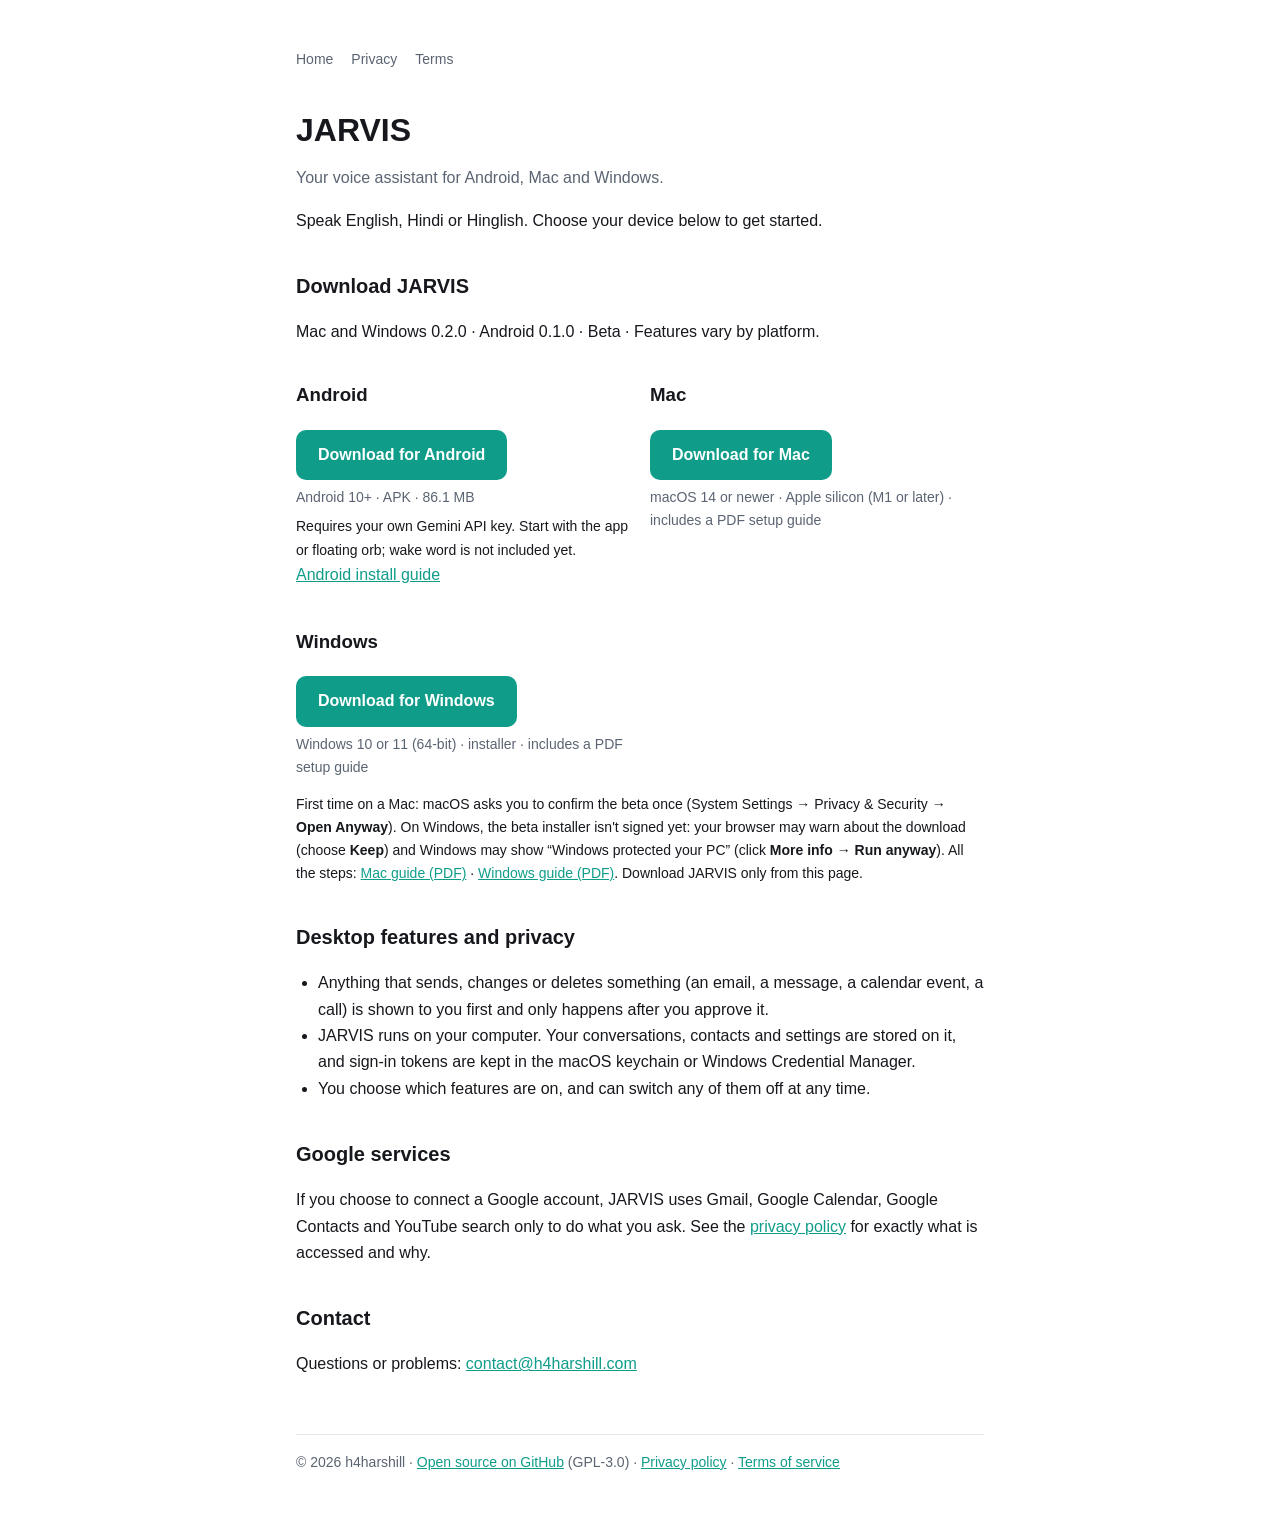
<file: index.html>
<!doctype html>
<html lang="en">
<head>
  <meta charset="utf-8">
  <meta name="viewport" content="width=device-width, initial-scale=1">
  <title>Download JARVIS for Android, Mac & Windows</title>
  <meta name="description" content="Download JARVIS for Android, Mac and Windows. Speak English, Hindi or Hinglish.">
  <link rel="stylesheet" href="style.css">
</head>
<body>
<main>
  <nav><a href="./">Home</a><a href="privacy.html">Privacy</a><a href="terms.html">Terms</a></nav>

  <h1>JARVIS</h1>
  <p class="muted">Your voice assistant for Android, Mac and Windows.</p>

  <p>Speak English, Hindi or Hinglish. Choose your device below to get started.</p>

  <h2 id="download">Download JARVIS</h2>
  <p>Mac and Windows 0.2.0 · Android 0.1.0 · Beta · Features vary by platform.</p>
  <div class="downloads" style="display:grid;grid-template-columns:repeat(auto-fit,minmax(220px,1fr));gap:20px">
    <div class="dl">
      <h3>Android</h3>
      <a class="button" href="https://github.com/h4harshill/jarvis-android/releases/download/v0.1.0/JARVIS-0.1.0-Android.apk">Download for Android</a>
      <p class="muted small">Android 10+ · APK · 86.1 MB</p>
      <p class="small">Requires your own Gemini API key. Start with the app or floating orb; wake word is not included yet.</p>
      <a href="https://github.com/h4harshill/jarvis-android/blob/main/INSTALL.md">Android install guide</a>
    </div>
    <div class="dl">
      <h3>Mac</h3>
      <a class="button" href="https://github.com/h4harshill/jarvis/releases/download/v0.2.0/JARVIS-0.2.0-Mac.zip">Download for Mac</a>
      <p class="muted small">macOS 14 or newer · Apple silicon (M1 or later) · includes a PDF setup guide</p>
    </div>
    <div class="dl">
      <h3>Windows</h3>
      <a class="button" href="https://github.com/h4harshill/jarvis/releases/download/v0.2.0/JARVIS-0.2.0-Windows.zip">Download for Windows</a>
      <p class="muted small">Windows 10 or 11 (64-bit) · installer · includes a PDF setup guide</p>
    </div>
  </div>
  <p class="small">First time on a Mac: macOS asks you to confirm the beta once (System Settings →
  Privacy &amp; Security → <b>Open Anyway</b>). On Windows, the beta installer isn't signed yet:
  your browser may warn about the download (choose <b>Keep</b>) and Windows may show “Windows
  protected your PC” (click <b>More info → Run anyway</b>). All the steps:
  <a href="setup-guide-mac.pdf">Mac guide (PDF)</a> · <a href="setup-guide-windows.pdf">Windows guide (PDF)</a>.
  Download JARVIS only from this page.</p>

  <h2>Desktop features and privacy</h2>
  <ul>
    <li>Anything that sends, changes or deletes something (an email, a message, a calendar
      event, a call) is shown to you first and only happens after you approve it.</li>
    <li>JARVIS runs on your computer. Your conversations, contacts and settings are stored on it,
      and sign-in tokens are kept in the macOS keychain or Windows Credential Manager.</li>
    <li>You choose which features are on, and can switch any of them off at any time.</li>
  </ul>

  <h2>Google services</h2>
  <p>If you choose to connect a Google account, JARVIS uses Gmail, Google Calendar, Google
  Contacts and YouTube search only to do what you ask. See the
  <a href="privacy.html">privacy policy</a> for exactly what is accessed and why.</p>

  <h2>Contact</h2>
  <p>Questions or problems: <a href="mailto:contact@h4harshill.com">contact@h4harshill.com</a></p>

  <footer>© 2026 h4harshill · <a href="https://github.com/h4harshill/jarvis-assistant">Open source on GitHub</a> (GPL-3.0) · <a href="privacy.html">Privacy policy</a> · <a href="terms.html">Terms of service</a></footer>
</main>
</body>
</html>
</file>
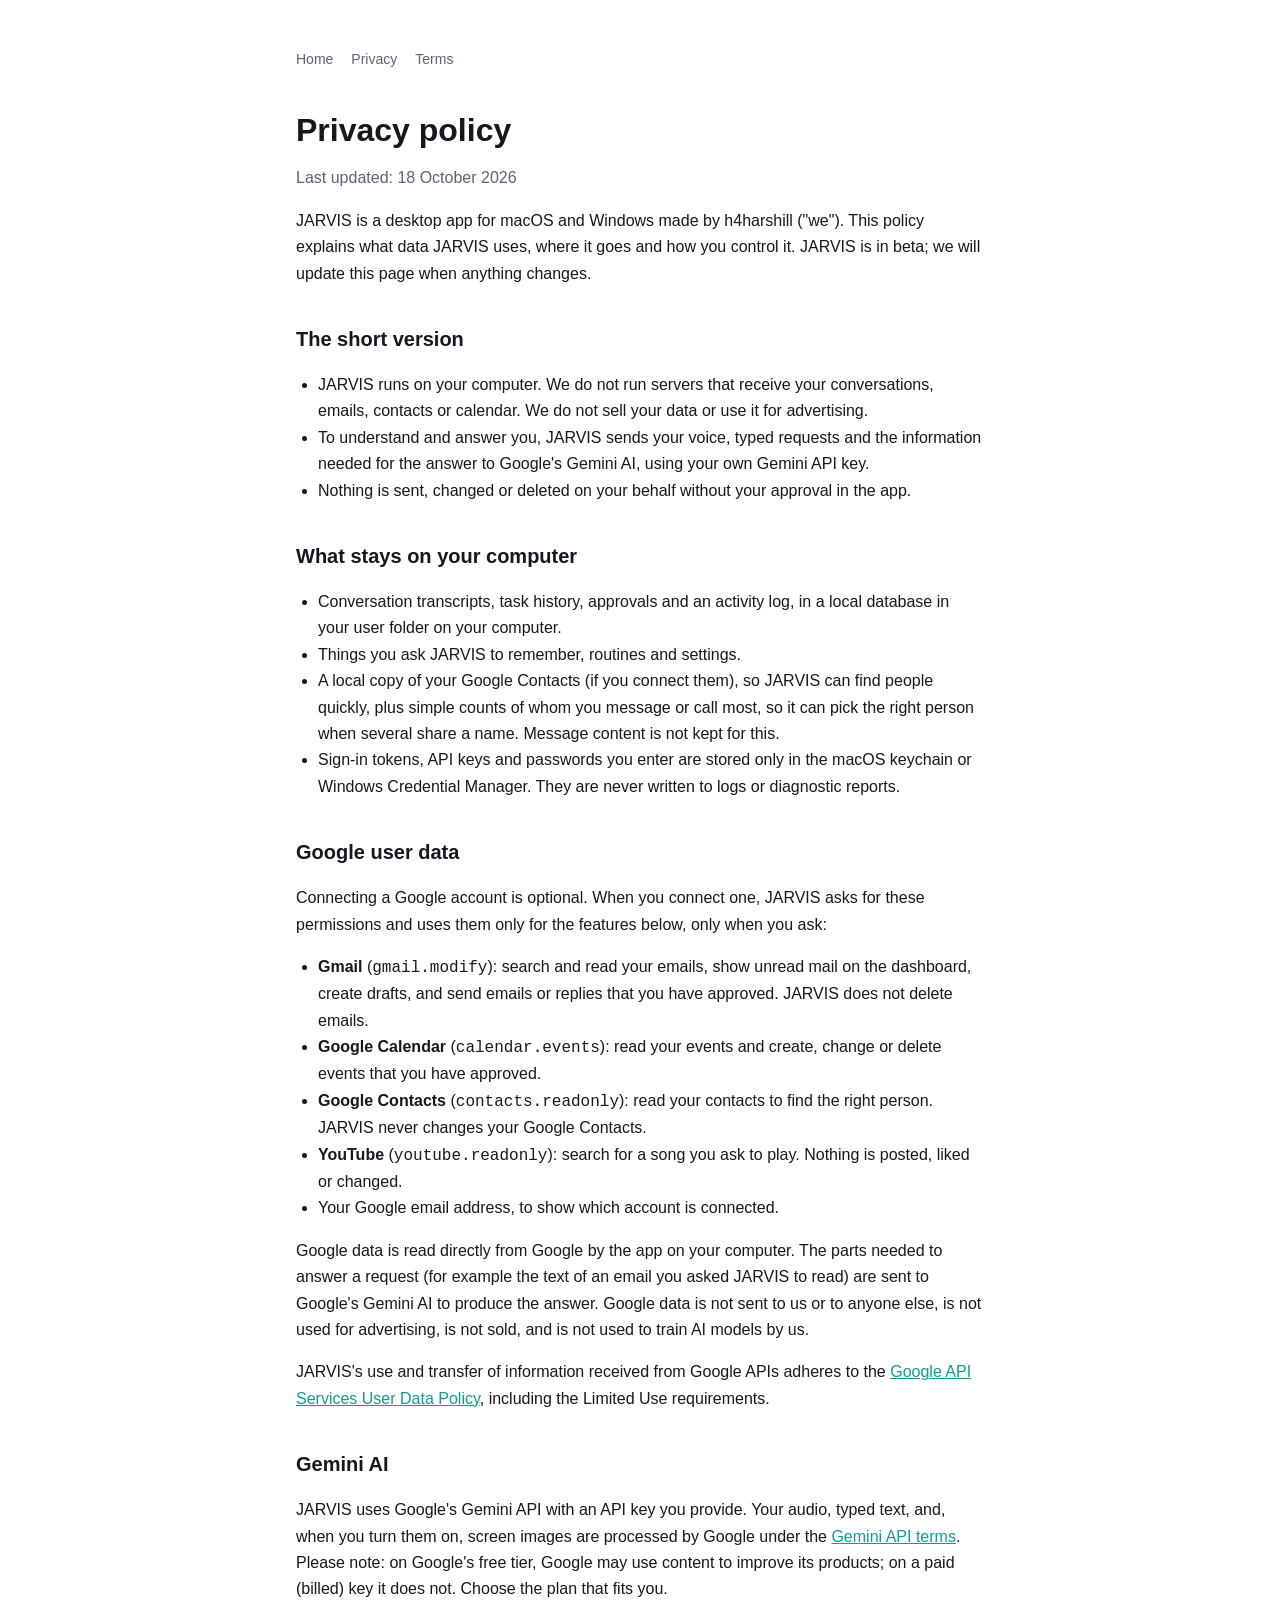
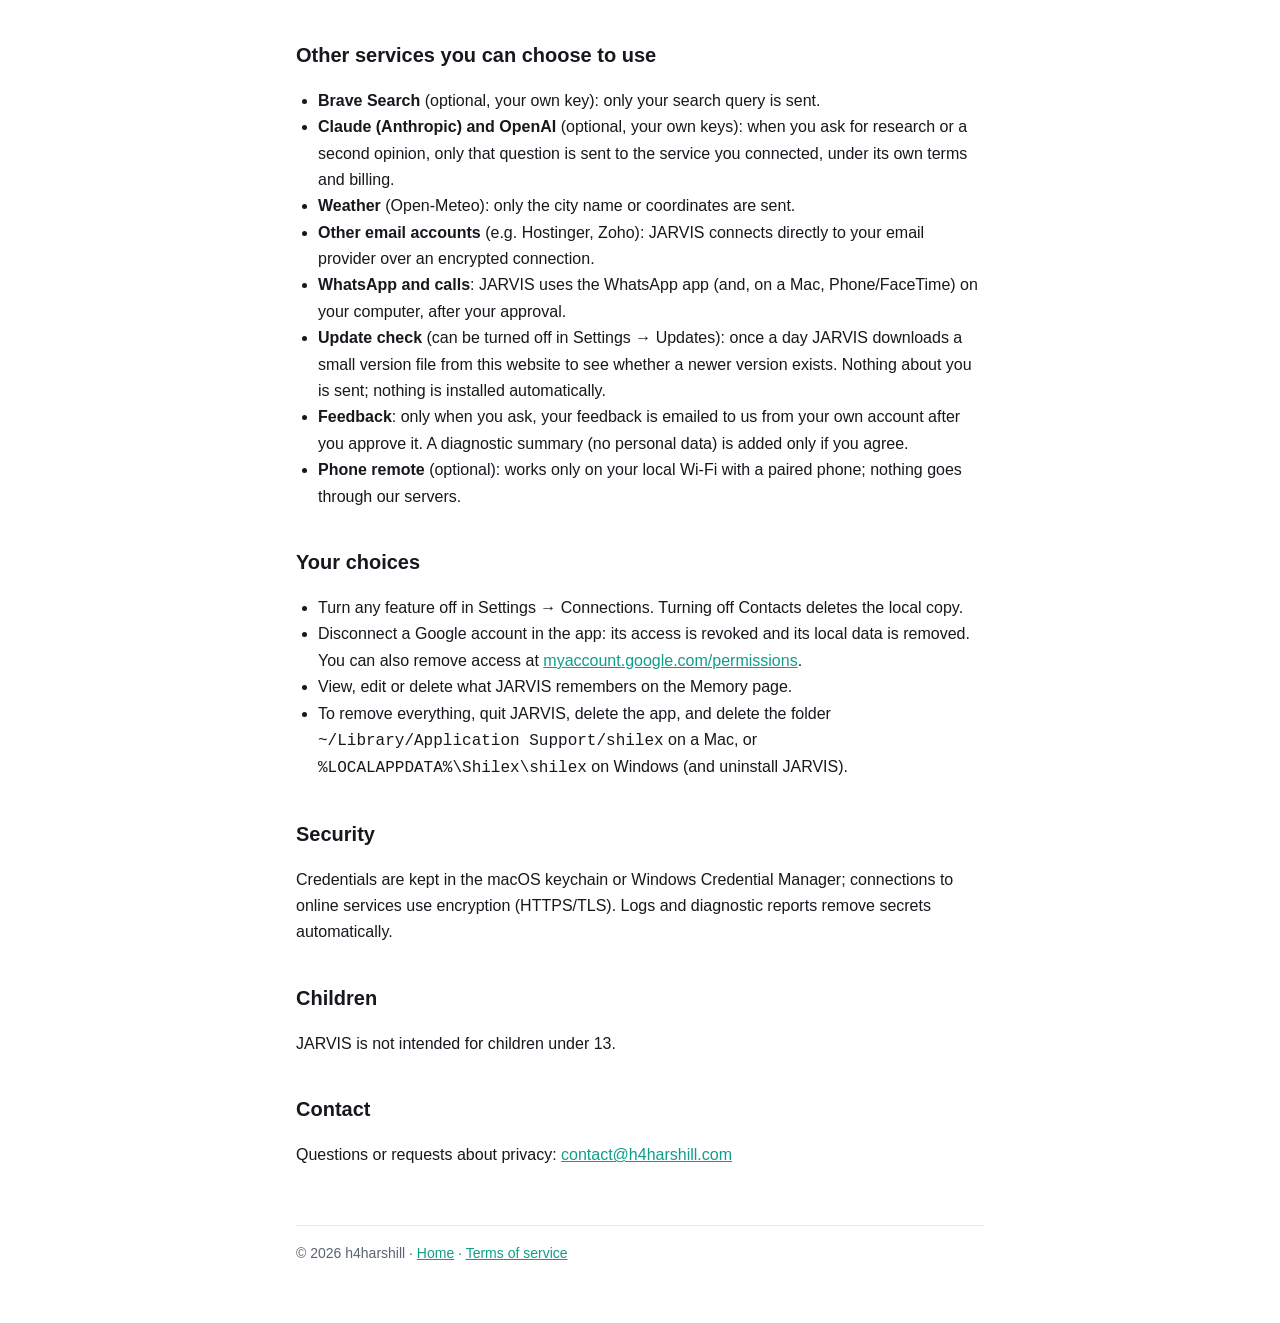
<file: privacy.html>
<!doctype html>
<html lang="en">
<head>
  <meta charset="utf-8">
  <meta name="viewport" content="width=device-width, initial-scale=1">
  <title>JARVIS — Privacy policy</title>
  <link rel="stylesheet" href="style.css">
</head>
<body>
<main>
  <nav><a href="./">Home</a><a href="privacy.html">Privacy</a><a href="terms.html">Terms</a></nav>

  <h1>Privacy policy</h1>
  <p class="muted">Last updated: 18 October 2026</p>

  <p>JARVIS is a desktop app for macOS and Windows made by h4harshill ("we"). This policy explains what
  data JARVIS uses, where it goes and how you control it. JARVIS is in beta; we will update
  this page when anything changes.</p>

  <h2>The short version</h2>
  <ul>
    <li>JARVIS runs on your computer. We do not run servers that receive your conversations, emails,
      contacts or calendar. We do not sell your data or use it for advertising.</li>
    <li>To understand and answer you, JARVIS sends your voice, typed requests and the
      information needed for the answer to Google's Gemini AI, using your own Gemini API
      key.</li>
    <li>Nothing is sent, changed or deleted on your behalf without your approval in the
      app.</li>
  </ul>

  <h2>What stays on your computer</h2>
  <ul>
    <li>Conversation transcripts, task history, approvals and an activity log, in a local
      database in your user folder on your computer.</li>
    <li>Things you ask JARVIS to remember, routines and settings.</li>
    <li>A local copy of your Google Contacts (if you connect them), so JARVIS can find people
      quickly, plus simple counts of whom you message or call most, so it can pick the right
      person when several share a name. Message content is not kept for this.</li>
    <li>Sign-in tokens, API keys and passwords you enter are stored only in the macOS
      keychain or Windows Credential Manager. They are never written to logs or diagnostic reports.</li>
  </ul>

  <h2>Google user data</h2>
  <p>Connecting a Google account is optional. When you connect one, JARVIS asks for these
  permissions and uses them only for the features below, only when you ask:</p>
  <ul>
    <li><strong>Gmail</strong> (<code>gmail.modify</code>): search and read your emails, show
      unread mail on the dashboard, create drafts, and send emails or replies that you have
      approved. JARVIS does not delete emails.</li>
    <li><strong>Google Calendar</strong> (<code>calendar.events</code>): read your events and
      create, change or delete events that you have approved.</li>
    <li><strong>Google Contacts</strong> (<code>contacts.readonly</code>): read your contacts to
      find the right person. JARVIS never changes your Google Contacts.</li>
    <li><strong>YouTube</strong> (<code>youtube.readonly</code>): search for a song you ask to
      play. Nothing is posted, liked or changed.</li>
    <li>Your Google email address, to show which account is connected.</li>
  </ul>
  <p>Google data is read directly from Google by the app on your computer. The parts needed to
  answer a request (for example the text of an email you asked JARVIS to read) are sent to
  Google's Gemini AI to produce the answer. Google data is not sent to us or to anyone else,
  is not used for advertising, is not sold, and is not used to train AI models by us.</p>
  <p>JARVIS's use and transfer of information received from Google APIs adheres to the
  <a href="https://developers.google.com/terms/api-services-user-data-policy">Google API
  Services User Data Policy</a>, including the Limited Use requirements.</p>

  <h2>Gemini AI</h2>
  <p>JARVIS uses Google's Gemini API with an API key you provide. Your audio, typed text,
  and, when you turn them on, screen images are processed by Google under the
  <a href="https://ai.google.dev/gemini-api/terms">Gemini API terms</a>. Please note: on
  Google's free tier, Google may use content to improve its products; on a paid (billed) key
  it does not. Choose the plan that fits you.</p>

  <h2>Other services you can choose to use</h2>
  <ul>
    <li><strong>Brave Search</strong> (optional, your own key): only your search query is
      sent.</li>
    <li><strong>Claude (Anthropic) and OpenAI</strong> (optional, your own keys): when you ask
      for research or a second opinion, only that question is sent to the service you
      connected, under its own terms and billing.</li>
    <li><strong>Weather</strong> (Open-Meteo): only the city name or coordinates are
      sent.</li>
    <li><strong>Other email accounts</strong> (e.g. Hostinger, Zoho): JARVIS connects directly
      to your email provider over an encrypted connection.</li>
    <li><strong>WhatsApp and calls</strong>: JARVIS uses the WhatsApp app (and, on a Mac,
      Phone/FaceTime) on your computer, after your approval.</li>
    <li><strong>Update check</strong> (can be turned off in Settings → Updates): once a day
      JARVIS downloads a small version file from this website to see whether a newer version
      exists. Nothing about you is sent; nothing is installed automatically.</li>
    <li><strong>Feedback</strong>: only when you ask, your feedback is emailed to us from your
      own account after you approve it. A diagnostic summary (no personal data) is added only
      if you agree.</li>
    <li><strong>Phone remote</strong> (optional): works only on your local Wi-Fi with a paired
      phone; nothing goes through our servers.</li>
  </ul>

  <h2>Your choices</h2>
  <ul>
    <li>Turn any feature off in Settings → Connections. Turning off Contacts deletes the local
      copy.</li>
    <li>Disconnect a Google account in the app: its access is revoked and its local data is
      removed. You can also remove access at
      <a href="https://myaccount.google.com/permissions">myaccount.google.com/permissions</a>.</li>
    <li>View, edit or delete what JARVIS remembers on the Memory page.</li>
    <li>To remove everything, quit JARVIS, delete the app, and delete the folder
      <code>~/Library/Application Support/shilex</code> on a Mac, or
      <code>%LOCALAPPDATA%\Shilex\shilex</code> on Windows (and uninstall JARVIS).</li>
  </ul>

  <h2>Security</h2>
  <p>Credentials are kept in the macOS keychain or Windows Credential Manager; connections to online services use
  encryption (HTTPS/TLS). Logs and diagnostic reports remove secrets automatically.</p>

  <h2>Children</h2>
  <p>JARVIS is not intended for children under 13.</p>

  <h2>Contact</h2>
  <p>Questions or requests about privacy: <a href="mailto:contact@h4harshill.com">contact@h4harshill.com</a></p>

  <footer>© 2026 h4harshill · <a href="./">Home</a> · <a href="terms.html">Terms of service</a></footer>
</main>
</body>
</html>
</file>
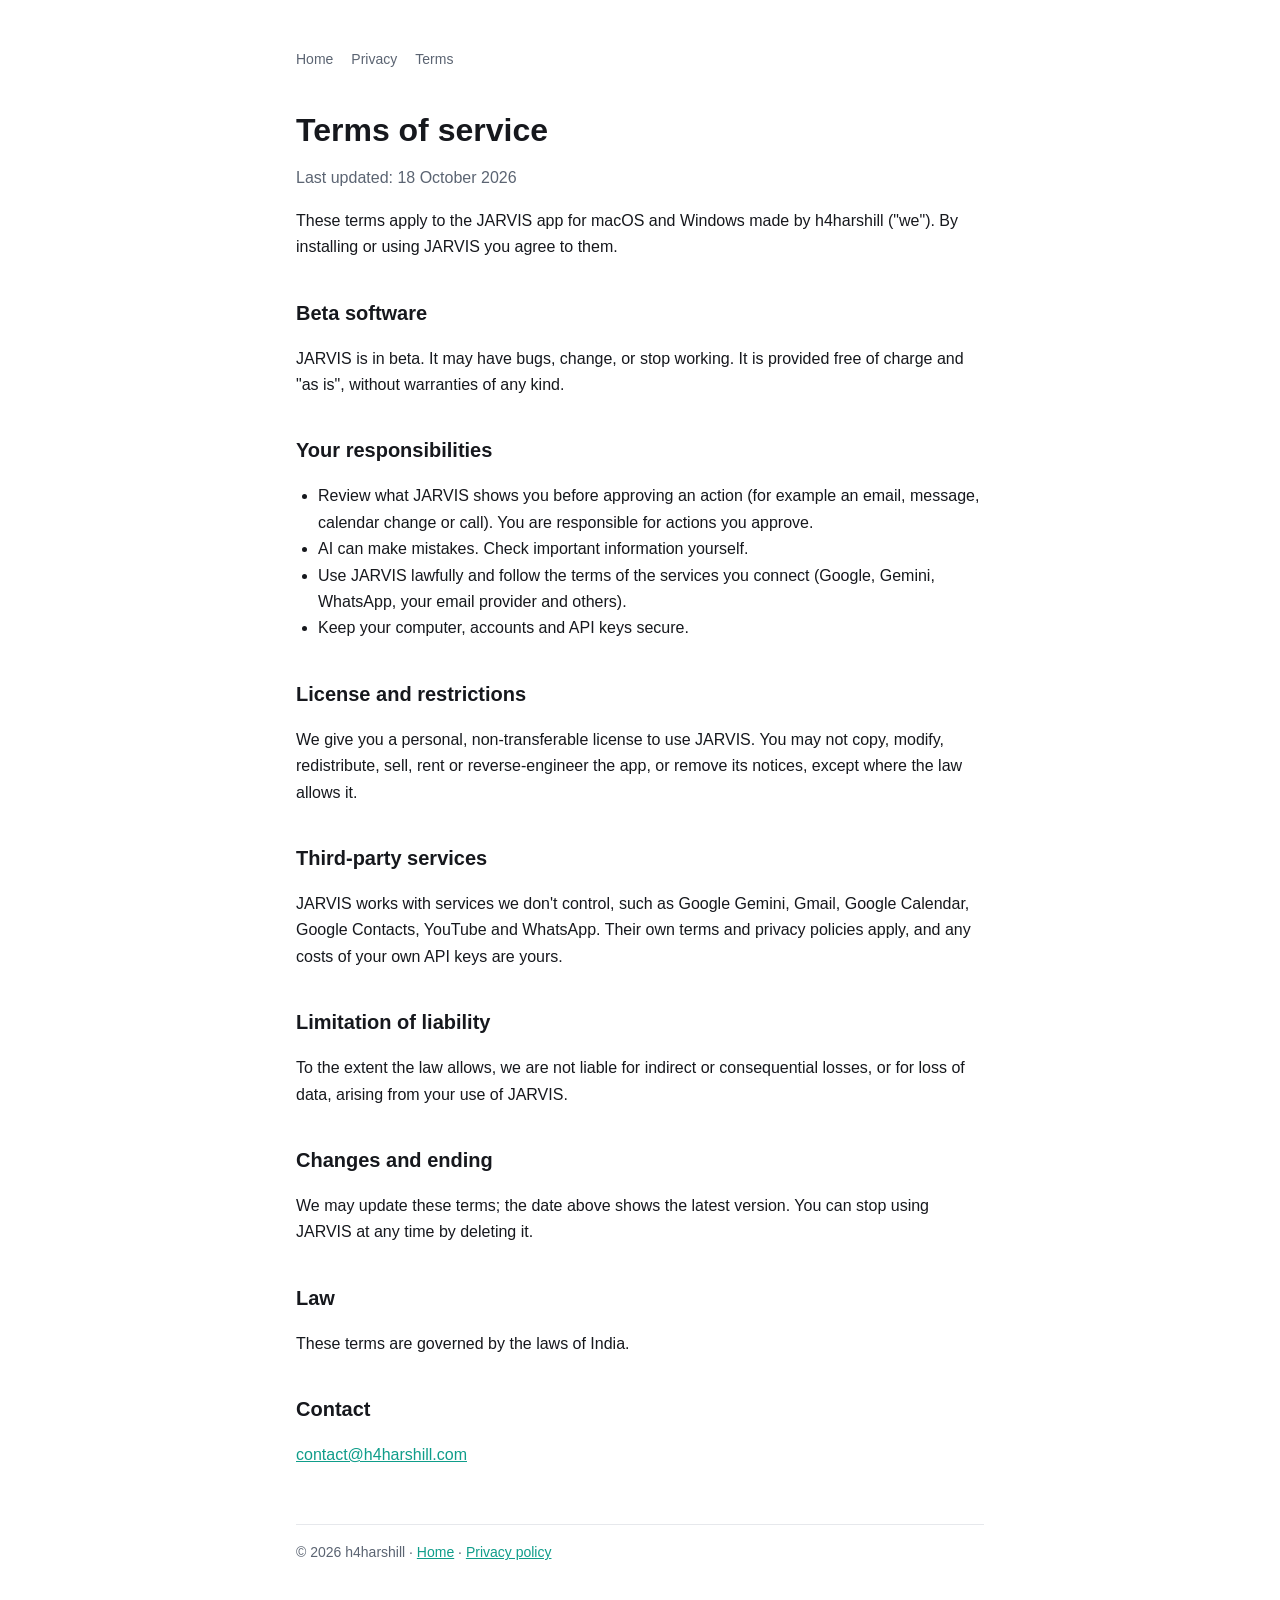
<file: terms.html>
<!doctype html>
<html lang="en">
<head>
  <meta charset="utf-8">
  <meta name="viewport" content="width=device-width, initial-scale=1">
  <title>JARVIS — Terms of service</title>
  <link rel="stylesheet" href="style.css">
</head>
<body>
<main>
  <nav><a href="./">Home</a><a href="privacy.html">Privacy</a><a href="terms.html">Terms</a></nav>

  <h1>Terms of service</h1>
  <p class="muted">Last updated: 18 October 2026</p>

  <p>These terms apply to the JARVIS app for macOS and Windows made by h4harshill ("we"). By installing
  or using JARVIS you agree to them.</p>

  <h2>Beta software</h2>
  <p>JARVIS is in beta. It may have bugs, change, or stop working. It is provided free of
  charge and "as is", without warranties of any kind.</p>

  <h2>Your responsibilities</h2>
  <ul>
    <li>Review what JARVIS shows you before approving an action (for example an email,
      message, calendar change or call). You are responsible for actions you approve.</li>
    <li>AI can make mistakes. Check important information yourself.</li>
    <li>Use JARVIS lawfully and follow the terms of the services you connect (Google, Gemini,
      WhatsApp, your email provider and others).</li>
    <li>Keep your computer, accounts and API keys secure.</li>
  </ul>

  <h2>License and restrictions</h2>
  <p>We give you a personal, non-transferable license to use JARVIS. You may not copy,
  modify, redistribute, sell, rent or reverse-engineer the app, or remove its notices,
  except where the law allows it.</p>

  <h2>Third-party services</h2>
  <p>JARVIS works with services we don't control, such as Google Gemini, Gmail, Google
  Calendar, Google Contacts, YouTube and WhatsApp. Their own terms and privacy policies apply,
  and any costs of your own API keys are yours.</p>

  <h2>Limitation of liability</h2>
  <p>To the extent the law allows, we are not liable for indirect or consequential losses, or
  for loss of data, arising from your use of JARVIS.</p>

  <h2>Changes and ending</h2>
  <p>We may update these terms; the date above shows the latest version. You can stop using
  JARVIS at any time by deleting it.</p>

  <h2>Law</h2>
  <p>These terms are governed by the laws of India.</p>

  <h2>Contact</h2>
  <p><a href="mailto:contact@h4harshill.com">contact@h4harshill.com</a></p>

  <footer>© 2026 h4harshill · <a href="./">Home</a> · <a href="privacy.html">Privacy policy</a></footer>
</main>
</body>
</html>
</file>
<file: style.css>
:root {
  --bg: #ffffff;
  --text: #16181d;
  --muted: #5b6472;
  --line: #e6e8ec;
  --accent: #0f9d8a;
}
@media (prefers-color-scheme: dark) {
  :root {
    --bg: #0b0e13;
    --text: #e9eef6;
    --muted: #9aa7ba;
    --line: #1f2530;
    --accent: #5eead4;
  }
}
* { box-sizing: border-box; }
body {
  margin: 0;
  background: var(--bg);
  color: var(--text);
  font: 16px/1.65 -apple-system, BlinkMacSystemFont, "Segoe UI", Roboto, sans-serif;
}
main { max-width: 720px; margin: 0 auto; padding: 48px 16px 64px; }
nav { display: flex; gap: 18px; font-size: 14px; margin-bottom: 40px; }
nav a { color: var(--muted); text-decoration: none; }
nav a:hover, a { color: var(--accent); }
h1 { font-size: 32px; line-height: 1.2; margin: 0 0 8px; }
h2 { font-size: 20px; margin: 36px 0 8px; }
p, li { color: var(--text); }
.muted { color: var(--muted); }
ul { padding-left: 22px; }
footer { margin-top: 56px; padding-top: 16px; border-top: 1px solid var(--line); font-size: 14px; color: var(--muted); }
.small { font-size: 14px; }
.downloads { display: flex; flex-wrap: wrap; gap: 16px; margin: 12px 0; }
.dl { flex: 1 1 260px; }
.button { display: inline-block; padding: 12px 22px; border-radius: 10px; background: var(--accent);
  color: var(--bg) !important; font-weight: 600; text-decoration: none; }
.button:hover { filter: brightness(1.08); }
.button.disabled { background: var(--line); color: var(--muted) !important; cursor: default; filter: none; }
.dl p { margin: 6px 0 0; }
</file>
